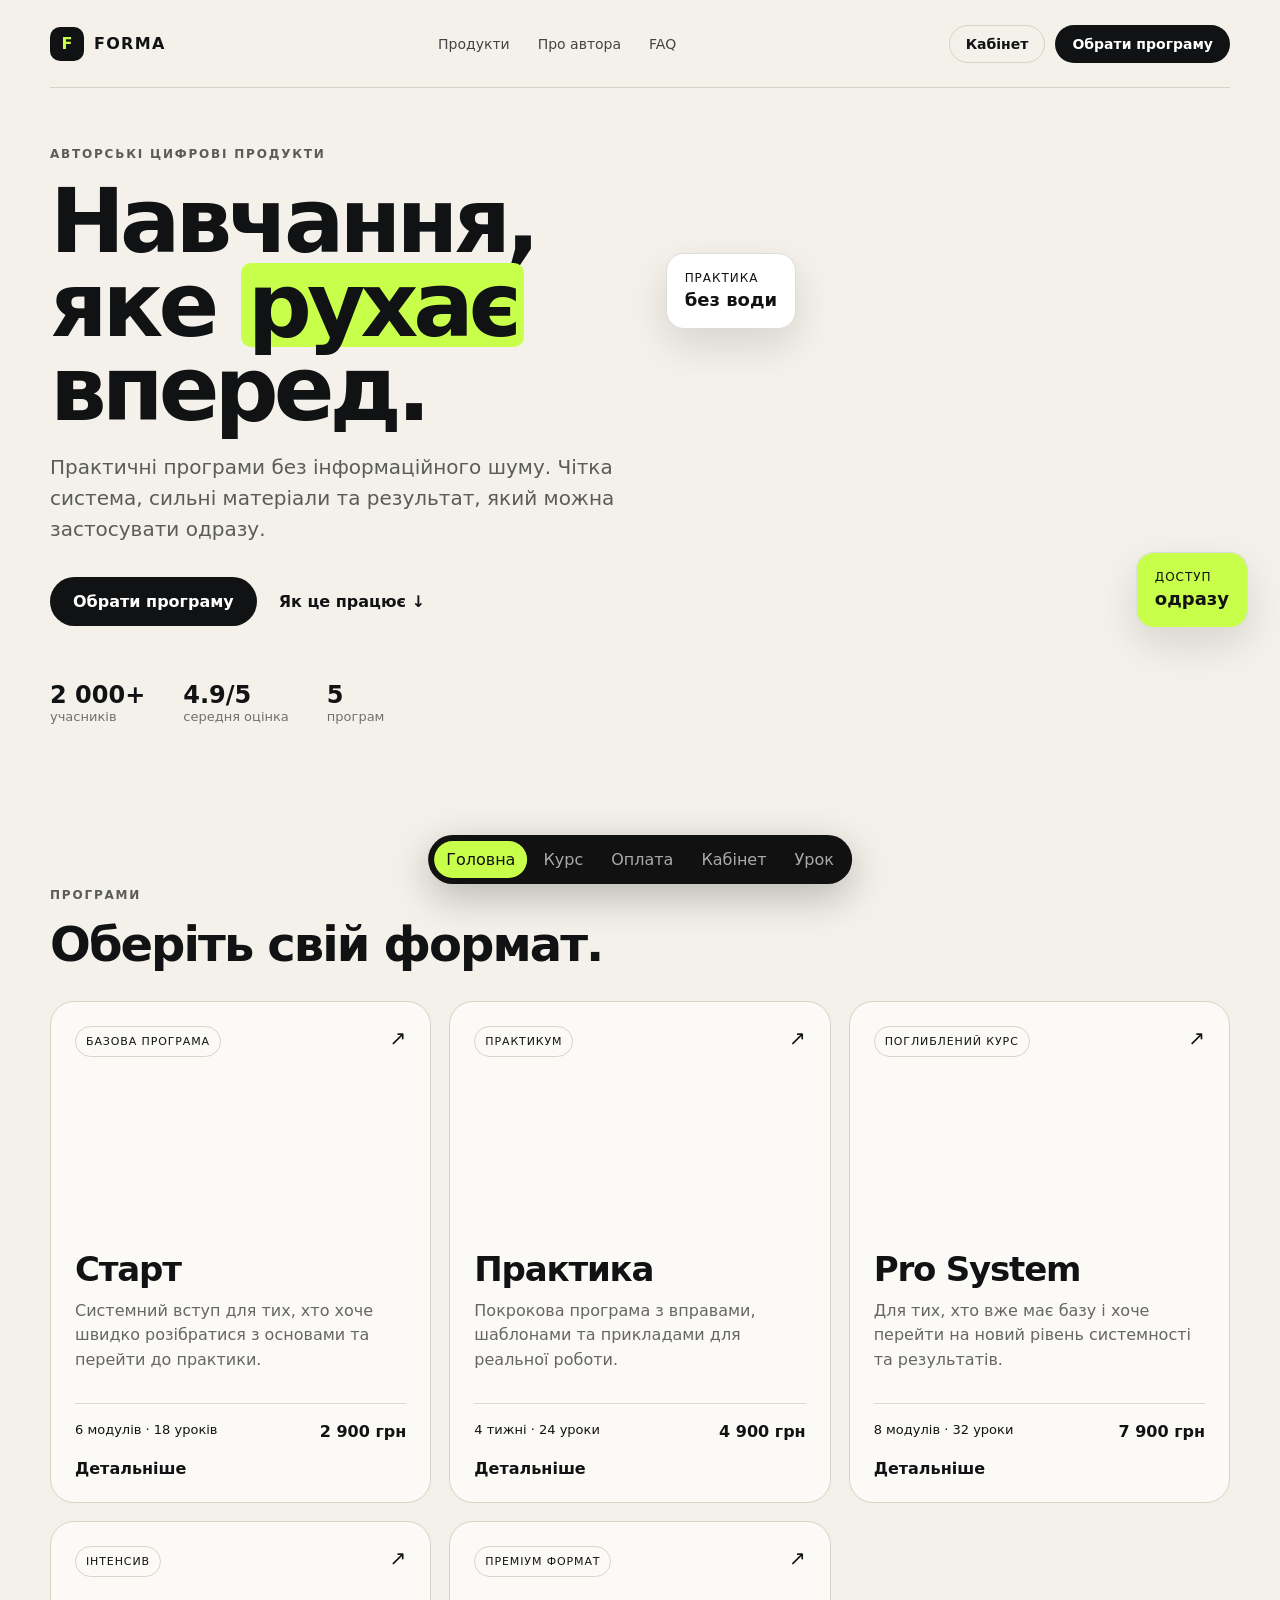
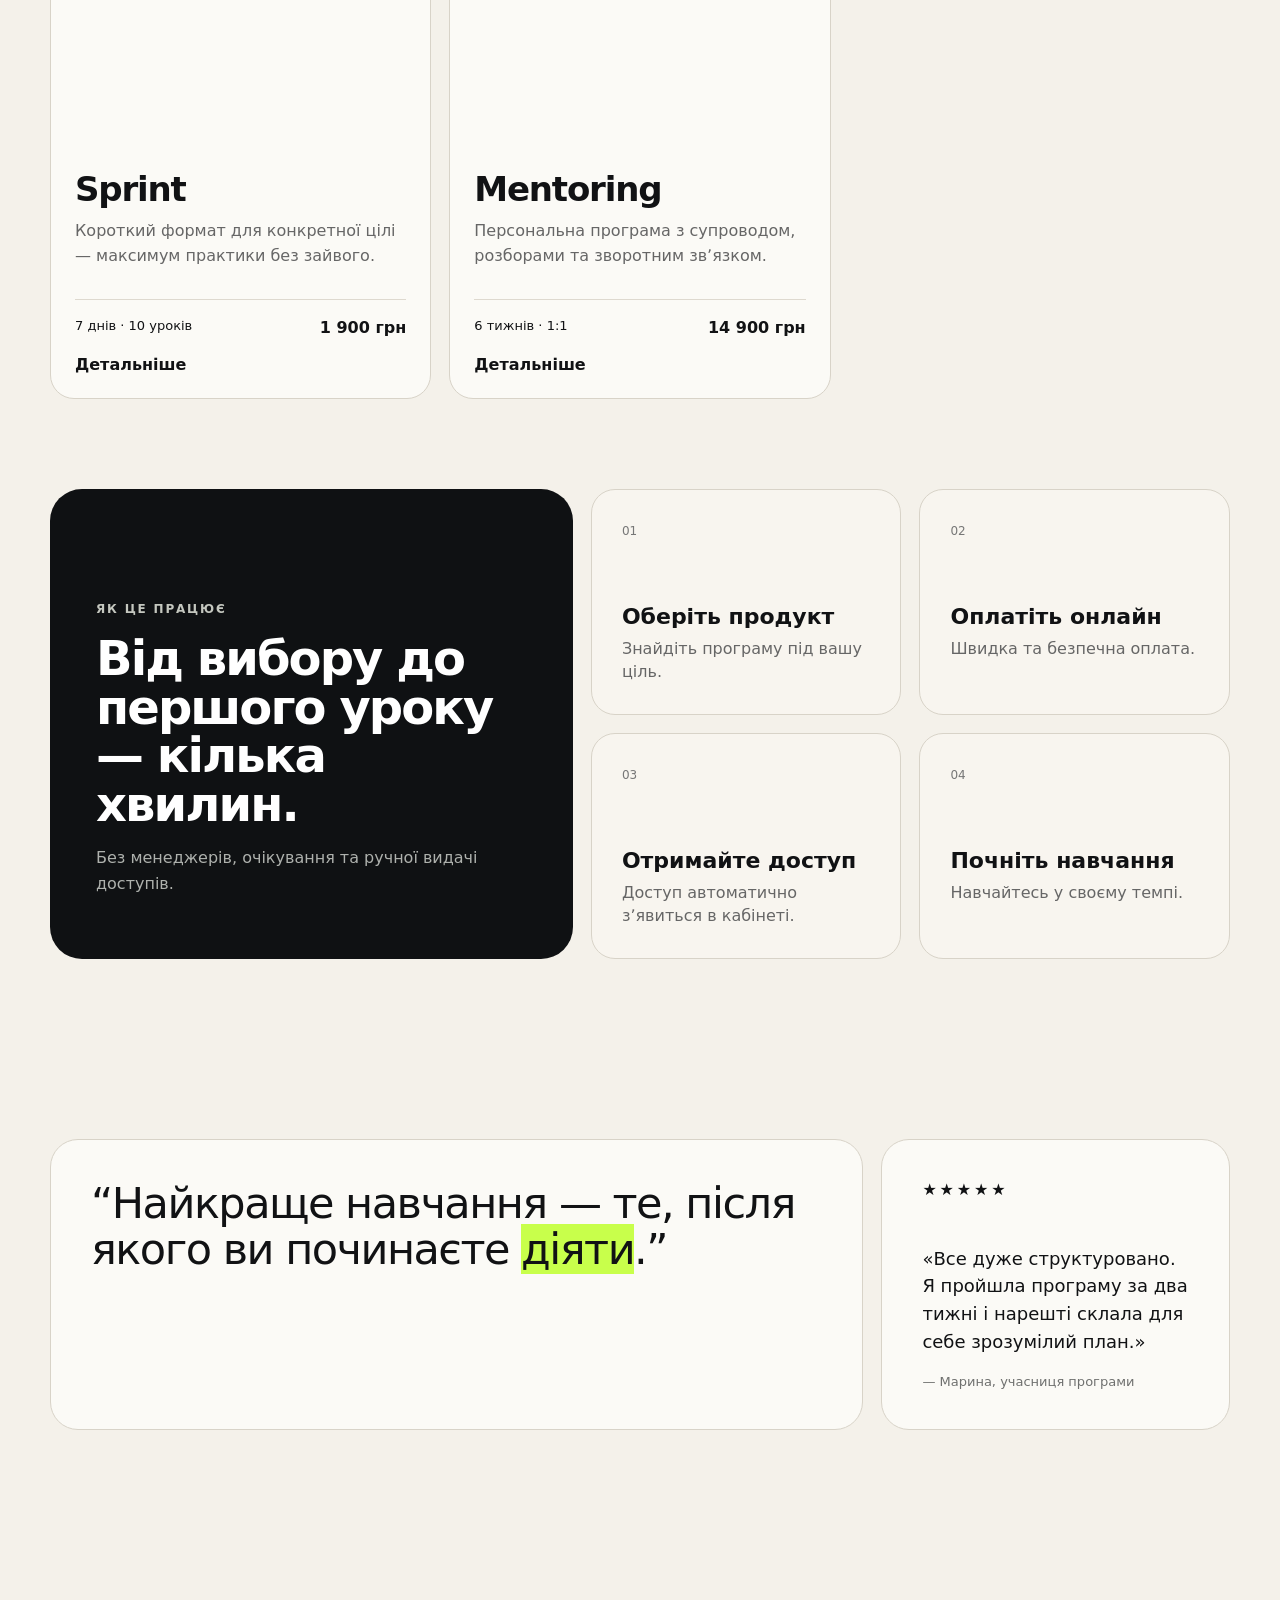
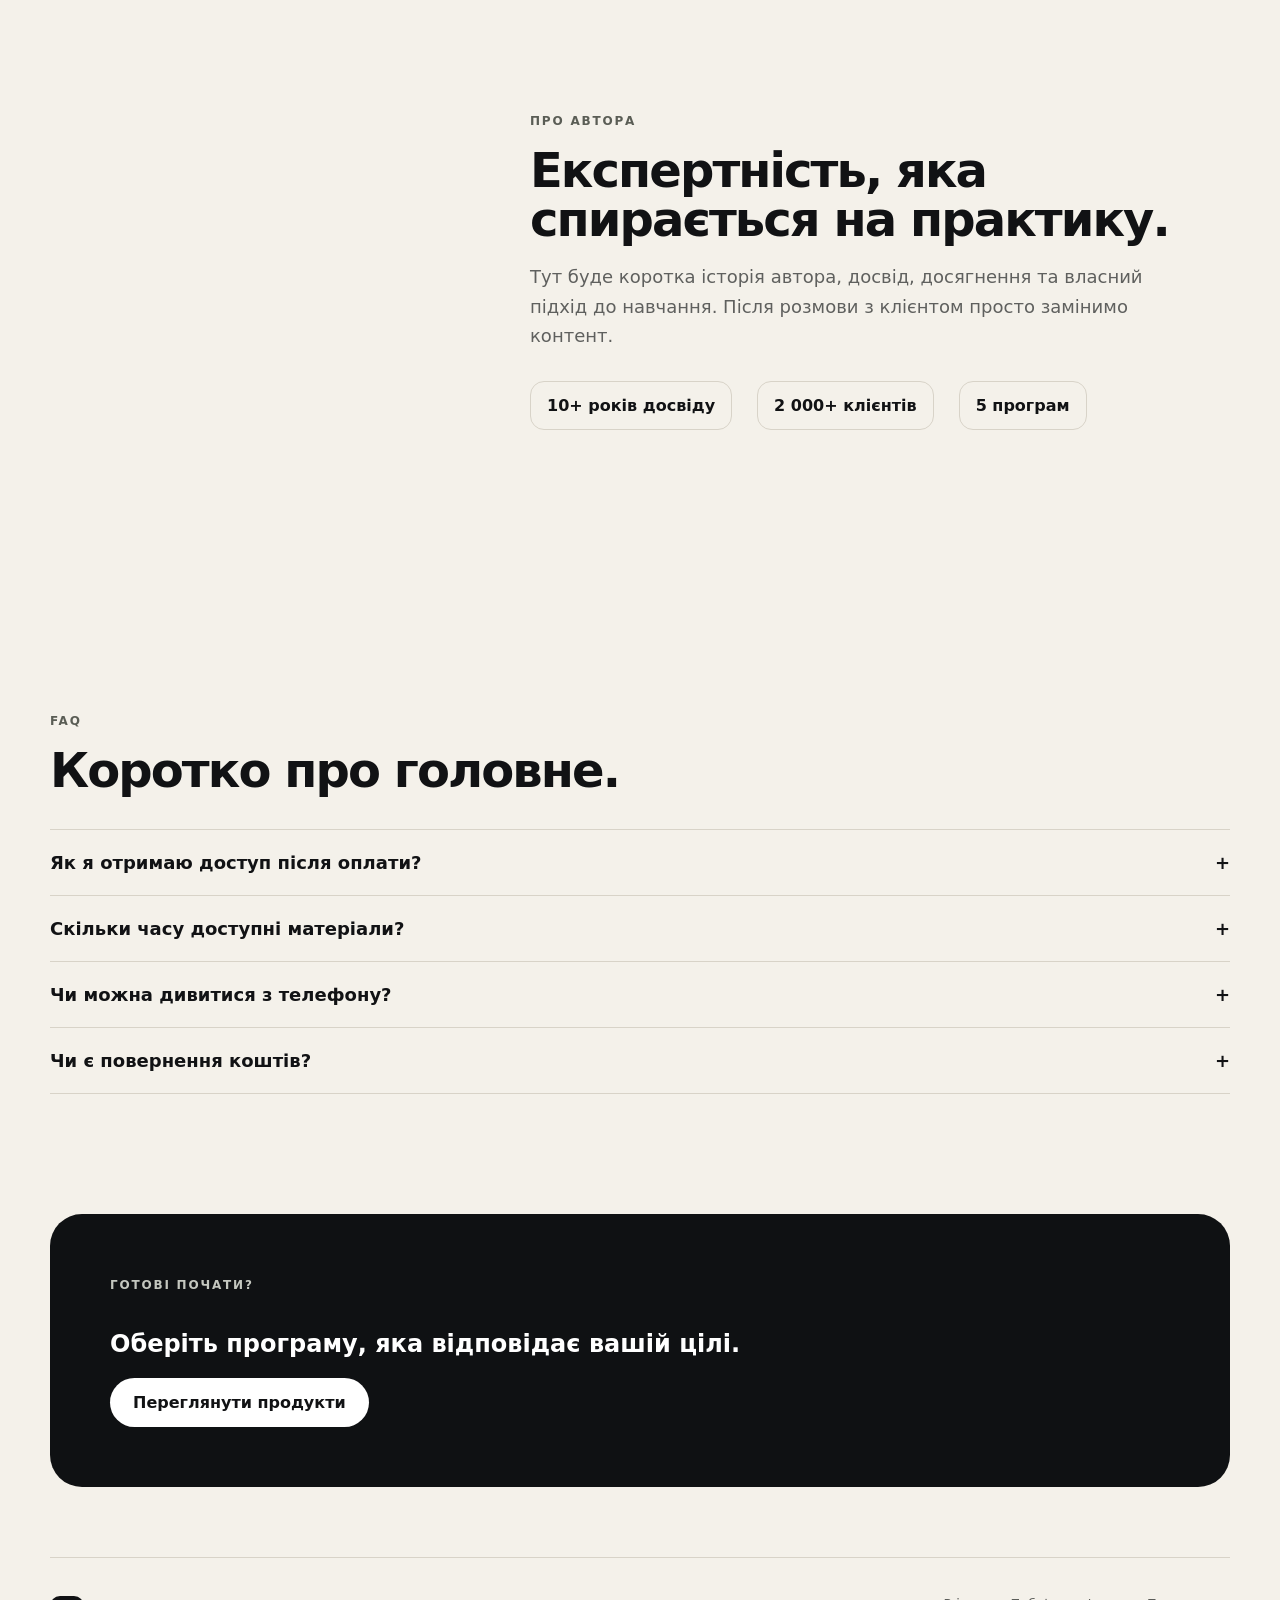
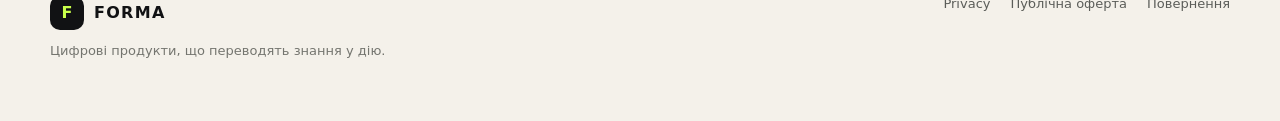
<file: forma-prototype/index.html>
<!doctype html><html lang="uk"><head><meta charset="UTF-8"><meta name="viewport" content="width=device-width,initial-scale=1.0"><title>FORMA — інтерактивний прототип</title><meta name="description" content="Інтерактивний прототип платформи цифрових освітніх продуктів"><style>:root{--bg:#f4f1ea;--ink:#111214;--muted:#6f706f;--line:#d8d3c8;--acid:#c8ff4b;--dark:#0f1113;--card:#fbfaf6;--radius:28px}*{box-sizing:border-box}html{scroll-behavior:smooth}body{margin:0;background:var(--bg);color:var(--ink);font-family:Inter,ui-sans-serif,system-ui,-apple-system,BlinkMacSystemFont,"Segoe UI",sans-serif}a{color:inherit;text-decoration:none}button,input{font:inherit}.shell{width:min(1180px,calc(100% - 40px));margin:auto}.header{height:88px;display:flex;align-items:center;justify-content:space-between;border-bottom:1px solid var(--line);position:relative;z-index:10}.brand{display:flex;gap:10px;align-items:center;font-weight:850;letter-spacing:.08em}.brandMark{width:34px;height:34px;border-radius:10px;background:var(--ink);color:var(--acid);display:grid;place-items:center;letter-spacing:0}.nav{display:flex;gap:28px;font-size:14px;color:#444}.nav a:hover{color:#000}.headActions{display:flex;gap:10px;align-items:center}.solidBtn,.lightBtn,.ghostBtn,.textBtn{display:inline-flex;align-items:center;justify-content:center;border-radius:999px;font-weight:700;transition:.2s;border:0;cursor:pointer}.solidBtn{background:var(--ink);color:white;padding:15px 23px}.solidBtn:hover{transform:translateY(-2px);background:#25282c}.solidBtn.small{padding:11px 17px;font-size:14px}.ghostBtn{border:1px solid var(--line);padding:10px 16px;font-size:14px}.textBtn{padding:12px 2px}.lightBtn{background:white;color:var(--ink);padding:15px 23px}.hero{min-height:670px;display:grid;grid-template-columns:1.05fr .95fr;align-items:center;gap:55px;padding-top:55px;padding-bottom:70px}.kicker{display:inline-block;font-size:12px;text-transform:uppercase;letter-spacing:.15em;font-weight:800;color:#5a5d55;margin-bottom:18px}.kicker.light{color:#c4c7bf}.hero h1,.pageHero h1,.productHero h1,.checkout h1,.success h1,.account h1,.legal h1{font-size:clamp(54px,7vw,94px);line-height:.94;letter-spacing:-.055em;margin:0}.hero h1 span{display:inline-block;background:var(--acid);padding:0 .08em;border-radius:10px}.heroCopy>p,.pageHero p,.productHero>div>p,.checkoutIntro>p,.success>p{font-size:20px;line-height:1.55;color:#5a5c58;max-width:680px}.heroActions{display:flex;gap:20px;align-items:center;margin-top:32px}.heroStats{display:flex;gap:38px;margin-top:55px}.heroStats div{display:flex;flex-direction:column}.heroStats b{font-size:24px}.heroStats span{font-size:13px;color:var(--muted)}.heroVisual{position:relative;min-height:560px}.portraitPlaceholder{height:560px;border-radius:38px;overflow:hidden}.portraitPlaceholder img,.authorPhoto img{width:100%;height:100%;object-fit:cover;display:block}.floatingNote{position:absolute;background:white;border:1px solid #ddd;border-radius:18px;padding:16px 18px;box-shadow:0 16px 40px rgba(0,0,0,.12);font-size:12px;text-transform:uppercase;letter-spacing:.08em;line-height:1.4}.floatingNote b{font-size:18px;text-transform:none;letter-spacing:0}.noteOne{left:-30px;top:100px}.noteTwo{right:-18px;bottom:85px;background:var(--acid)}.section{padding:90px 0}.sectionHead{display:flex;align-items:end;justify-content:space-between;margin-bottom:32px}.section h2,.splitSection h2,.author h2,.benefitPanel h2,.priceSection h2{font-size:48px;line-height:1.02;letter-spacing:-.04em;margin:0}.productGrid{display:grid;grid-template-columns:repeat(3,1fr);gap:18px}.productCard{background:var(--card);border:1px solid var(--line);border-radius:24px;padding:24px;min-height:320px;display:flex;flex-direction:column;overflow:hidden;position:relative}.cardTop{display:flex;justify-content:space-between;position:relative}.pill{font-size:11px;padding:8px 10px;border:1px solid #d9d4ca;border-radius:999px;text-transform:uppercase;letter-spacing:.08em}.arrow{font-size:20px}.cardImage{height:150px;border-radius:18px;overflow:hidden;margin:18px 0 2px}.cardImage img{width:100%;height:100%;object-fit:cover;display:block}.productCard h3{font-size:34px;margin:22px 0 10px;letter-spacing:-.035em}.productCard p{color:#666;line-height:1.55;margin:0 0 30px}.cardMeta{margin-top:auto;padding-top:18px;border-top:1px solid #ded9cf;display:flex;justify-content:space-between;font-size:13px}.cardMeta strong{font-size:16px}.cardLink{margin-top:18px;font-weight:800}.splitSection{display:grid;grid-template-columns:.9fr 1.1fr;gap:18px;padding-bottom:90px}.darkPanel,.benefitPanel,.cta{background:var(--dark);color:white;border-radius:32px}.darkPanel{padding:46px;min-height:470px;display:flex;flex-direction:column;justify-content:flex-end}.darkPanel p{color:#aeb1ad;max-width:420px;line-height:1.6}.steps{display:grid;grid-template-columns:1fr 1fr;gap:18px}.step{padding:30px;border:1px solid var(--line);border-radius:24px;background:#f8f5ef;min-height:225px}.step span,.num{font-size:12px;color:#777}.step b{display:block;font-size:22px;margin:65px 0 8px}.step p{color:#666;line-height:1.45;margin:0}.quoteGrid{display:grid;grid-template-columns:1.4fr .6fr;gap:18px}.quoteBig,.review{border-radius:28px;padding:40px;border:1px solid var(--line);background:#fbfaf6}.quoteBig{font-size:43px;line-height:1.08;letter-spacing:-.035em}.quoteBig em{font-style:normal;background:var(--acid)}.review{display:flex;flex-direction:column;justify-content:flex-end}.stars{letter-spacing:.18em;margin-bottom:28px}.review p{font-size:18px;line-height:1.55}.review span{color:var(--muted);font-size:13px}.author{padding:90px 0;display:grid;grid-template-columns:.75fr 1.25fr;gap:60px;align-items:center}.authorPhoto{height:520px;border-radius:32px;overflow:hidden}.authorText p{max-width:650px;color:#5f605e;font-size:18px;line-height:1.65}.miniStats{display:flex;gap:25px;flex-wrap:wrap;margin-top:30px}.miniStats b{padding:14px 16px;border:1px solid var(--line);border-radius:14px}.faqList{margin-top:34px;border-top:1px solid var(--line)}details{border-bottom:1px solid var(--line);padding:22px 0}summary{cursor:pointer;list-style:none;font-weight:750;font-size:18px;display:flex;justify-content:space-between}details p{color:#666;max-width:760px;line-height:1.6}.cta{padding:60px;margin-top:30px;margin-bottom:70px}.footer{padding:38px 0 50px;border-top:1px solid var(--line);display:flex;justify-content:space-between}.footer p{color:#74756f;font-size:13px}.footerLinks{display:flex;gap:20px;font-size:13px;color:#5b5d59}.productHero{display:grid;grid-template-columns:1.05fr .95fr;gap:70px;align-items:center;padding:85px 0}.productHero h1{font-size:82px}.safeNote{font-size:12px;color:#73746f}.courseCover{height:500px;border-radius:34px;background-size:cover;background-position:center;padding:30px;color:white;display:flex;flex-direction:column;justify-content:space-between;position:relative;overflow:hidden}.courseCover:before{content:"";position:absolute;inset:0;background:linear-gradient(180deg,rgba(0,0,0,.1),rgba(0,0,0,.72))}.courseCover>*{position:relative;z-index:1}.courseCover b{font-size:54px}.threeCols{display:grid;grid-template-columns:repeat(3,1fr);gap:18px}.threeCols>div{padding:28px;border:1px solid var(--line);border-radius:22px;background:#faf8f3}.lessonOutline{display:grid;grid-template-columns:.8fr 1.2fr;gap:70px}.module{display:grid;grid-template-columns:60px 1fr auto 30px;gap:12px;align-items:center;border-bottom:1px solid var(--line);padding:24px 0}.benefitPanel{padding:45px;display:grid;grid-template-columns:.8fr 1.2fr;gap:40px}.benefitGrid{display:grid;grid-template-columns:1fr 1fr;gap:12px}.benefitGrid span{padding:18px;border:1px solid #2e3235;border-radius:16px;color:#e5e8e4}.priceSection{display:grid;grid-template-columns:1.2fr .8fr;gap:60px;align-items:center;padding:60px 0 110px}.priceCard{background:white;border:1px solid var(--line);border-radius:26px;padding:30px;display:flex;flex-direction:column;gap:18px}.checkout{display:grid;grid-template-columns:1fr 1fr;gap:80px;padding:90px 0 110px}.checkoutForm{background:#fbfaf6;border:1px solid var(--line);border-radius:28px;padding:30px;display:flex;flex-direction:column;gap:18px}.checkoutForm input{width:100%;margin-top:8px;padding:15px 16px;border:1px solid #d6d1c8;border-radius:13px}.promo{display:flex;gap:8px}.total{display:flex;justify-content:space-between;align-items:center;border-top:1px solid var(--line);padding-top:22px}.full{width:100%}.account{display:grid;grid-template-columns:240px 1fr;gap:50px;padding:70px 0 100px}.accountSide{display:flex;flex-direction:column;gap:12px}.accountSide nav{display:flex;flex-direction:column;gap:8px;margin:25px 0}.accountSide nav a{padding:11px 12px;border-radius:10px}.accountSide nav a.active{background:#111;color:white}.avatar{width:56px;height:56px;border-radius:50%;background:#111;color:#c8ff4b;display:grid;place-items:center}.learningGrid{display:grid;grid-template-columns:1fr 1fr;gap:18px}.learningCard{background:#fbfaf6;border:1px solid var(--line);border-radius:24px;overflow:hidden}.learningCover{height:230px;background-size:cover;background-position:center;display:flex;align-items:flex-end;padding:22px;font-size:32px;font-weight:800;color:#fff;position:relative}.learningCover:after{content:"";position:absolute;inset:0;background:linear-gradient(180deg,transparent,rgba(0,0,0,.65))}.learningCover span{position:relative;z-index:1}.learningBody{padding:22px}.progressBar{height:8px;border-radius:10px;background:#dfddd6;overflow:hidden}.progressBar i{display:block;height:100%;background:#111}.learnPage{display:grid;grid-template-columns:300px 1fr;min-height:100vh}.lessonSide{background:#101214;color:white;padding:26px;display:flex;flex-direction:column;gap:12px}.lessonContent{padding:50px 70px}.videoMock{height:500px;background:#16181b;border-radius:28px;margin:35px 0;display:grid;place-items:center;color:white}.videoMock button{width:72px;height:72px;border-radius:50%;border:0;background:var(--acid);font-size:24px}.previewNav{position:fixed;left:50%;bottom:16px;transform:translateX(-50%);z-index:999;background:#111;color:white;border-radius:999px;padding:6px;display:flex;gap:4px;box-shadow:0 12px 40px rgba(0,0,0,.25)}.previewNav button{border:0;background:transparent;color:#aaa;padding:9px 12px;border-radius:999px;cursor:pointer}.previewNav button.active{background:#c8ff4b;color:#111}.imgHero,.imgStart,.imgPractice,.imgPro,.imgIntensive,.imgMentoring{background-size:cover;background-position:center}.imgHero{background-image:url('[data-uri][...snip...]');}.imgStart{background-image:none}.imgPractice{background-image:none}.imgPro{background-image:none}.imgIntensive{background-image:none}.imgMentoring{background-image:none}@media(max-width:900px){.nav{display:none}.hero,.productHero,.checkout,.author,.lessonOutline,.priceSection,.benefitPanel,.splitSection{grid-template-columns:1fr}.productGrid,.threeCols{grid-template-columns:1fr 1fr}.learningGrid{grid-template-columns:1fr}.learnPage{grid-template-columns:1fr}.lessonSide{display:none}}@media(max-width:620px){.shell{width:min(100% - 24px,1180px)}.hero h1,.productHero h1,.checkout h1{font-size:52px}.productGrid,.threeCols{grid-template-columns:1fr}.steps{grid-template-columns:1fr}.footer{flex-direction:column;gap:25px}.previewNav{max-width:calc(100% - 20px);overflow:auto}.previewNav button{white-space:nowrap}}</style></head><body><div id="app"></div><div class="previewNav"><button data-route="home">Головна</button><button data-route="product">Курс</button><button data-route="checkout">Оплата</button><button data-route="account">Кабінет</button><button data-route="learn">Урок</button></div><script>const products=[{eyebrow:'Базова програма',title:'Старт',desc:'Системний вступ для тих, хто хоче швидко розібратися з основами та перейти до практики.',format:'6 модулів · 18 уроків',price:2900,img:'imgStart'},{eyebrow:'Практикум',title:'Практика',desc:'Покрокова програма з вправами, шаблонами та прикладами для реальної роботи.',format:'4 тижні · 24 уроки',price:4900,img:'imgPractice'},{eyebrow:'Поглиблений курс',title:'Pro System',desc:'Для тих, хто вже має базу і хоче перейти на новий рівень системності та результатів.',format:'8 модулів · 32 уроки',price:7900,img:'imgPro'},{eyebrow:'Інтенсив',title:'Sprint',desc:'Короткий формат для конкретної цілі — максимум практики без зайвого.',format:'7 днів · 10 уроків',price:1900,img:'imgIntensive'},{eyebrow:'Преміум формат',title:'Mentoring',desc:'Персональна програма з супроводом, розборами та зворотним звʼязком.',format:'6 тижнів · 1:1',price:14900,img:'imgMentoring'}];const money=n=>new Intl.NumberFormat('uk-UA').format(n)+' грн';const header=()=>`<header class="header shell"><a class="brand" href="#home"><span class="brandMark">F</span><span>FORMA</span></a><nav class="nav"><a href="#home">Продукти</a><a href="#home">Про автора</a><a href="#home">FAQ</a></nav><div class="headActions"><a class="ghostBtn" href="#account">Кабінет</a><a class="solidBtn small" href="#home">Обрати програму</a></div></header>`;const footer=()=>`<footer class="footer shell"><div><div class="brand"><span class="brandMark">F</span><span>FORMA</span></div><p>Цифрові продукти, що переводять знання у дію.</p></div><div class="footerLinks"><a>Privacy</a><a>Публічна оферта</a><a>Повернення</a></div></footer>`;const card=p=>`<article class="productCard"><div class="cardTop"><span class="pill">${p.eyebrow}</span><span class="arrow">↗</span></div><div class="cardImage ${p.img}"></div><h3>${p.title}</h3><p>${p.desc}</p><div class="cardMeta"><span>${p.format}</span><strong>${money(p.price)}</strong></div><a class="cardLink" href="#product">Детальніше</a></article>`;function home(){return `${header()}<main><section class="hero shell"><div class="heroCopy"><span class="kicker">Авторські цифрові продукти</span><h1>Навчання, яке <span>рухає</span> вперед.</h1><p>Практичні програми без інформаційного шуму. Чітка система, сильні матеріали та результат, який можна застосувати одразу.</p><div class="heroActions"><a class="solidBtn" href="#product">Обрати програму</a><a class="textBtn" href="#how">Як це працює ↓</a></div><div class="heroStats"><div><b>2 000+</b><span>учасників</span></div><div><b>4.9/5</b><span>середня оцінка</span></div><div><b>5</b><span>програм</span></div></div></div><div class="heroVisual"><div class="portraitPlaceholder imgHero"></div><div class="floatingNote noteOne">Практика<br><b>без води</b></div><div class="floatingNote noteTwo">Доступ<br><b>одразу</b></div></div></section><section class="section shell"><div class="sectionHead"><div><span class="kicker">Програми</span><h2>Оберіть свій формат.</h2></div></div><div class="productGrid">${products.map(card).join('')}</div></section><section class="splitSection shell" id="how"><div class="darkPanel"><span class="kicker light">Як це працює</span><h2>Від вибору до першого уроку — кілька хвилин.</h2><p>Без менеджерів, очікування та ручної видачі доступів.</p></div><div class="steps">${['Оберіть продукт','Оплатіть онлайн','Отримайте доступ','Почніть навчання'].map((t,i)=>`<div class="step"><span>0${i+1}</span><b>${t}</b><p>${['Знайдіть програму під вашу ціль.','Швидка та безпечна оплата.','Доступ автоматично зʼявиться в кабінеті.','Навчайтесь у своєму темпі.'][i]}</p></div>`).join('')}</div></section><section class="section shell"><div class="quoteGrid"><div class="quoteBig">“Найкраще навчання — те, після якого ви починаєте <em>діяти</em>.”</div><div class="review"><div class="stars">★★★★★</div><p>«Все дуже структуровано. Я пройшла програму за два тижні і нарешті склала для себе зрозумілий план.»</p><span>— Марина, учасниця програми</span></div></div></section><section class="author shell"><div class="authorPhoto imgHero"></div><div class="authorText"><span class="kicker">Про автора</span><h2>Експертність, яка спирається на практику.</h2><p>Тут буде коротка історія автора, досвід, досягнення та власний підхід до навчання. Після розмови з клієнтом просто замінимо контент.</p><div class="miniStats"><b>10+ років досвіду</b><b>2 000+ клієнтів</b><b>5 програм</b></div></div></section><section class="section shell"><span class="kicker">FAQ</span><h2>Коротко про головне.</h2><div class="faqList">${['Як я отримаю доступ після оплати?','Скільки часу доступні матеріали?','Чи можна дивитися з телефону?','Чи є повернення коштів?'].map(q=>`<details><summary>${q}<span>+</span></summary><p>Демонстраційна відповідь. Після узгодження замінимо на реальні умови.</p></details>`).join('')}</div></section><section class="cta shell"><span class="kicker light">Готові почати?</span><h2>Оберіть програму, яка відповідає вашій цілі.</h2><a class="lightBtn" href="#product">Переглянути продукти</a></section></main>${footer()}`};function product(){const p=products[1];return `${header()}<main><section class="productHero shell"><div><span class="kicker">${p.eyebrow}</span><h1>${p.title}</h1><p>${p.desc}</p><div class="heroActions"><a class="solidBtn" href="#checkout">Придбати — ${money(p.price)}</a><span class="safeNote">Доступ одразу після оплати</span></div></div><div class="courseCover ${p.img}"><span>FORMA / 02</span><b>${p.title}</b><em>${p.format}</em></div></section><section class="section shell"><div class="threeCols"><div><h3>Для кого</h3><p>Для тих, хто хоче системно розібратися в темі.</p></div><div><h3>Що зміниться</h3><p>Зʼявиться чітка система дій.</p></div><div><h3>Формат</h3><p>${p.format}. Відео, матеріали та чеклісти.</p></div></div></section><section class="priceSection shell"><div><span class="kicker">Повний доступ</span><h2>${p.title}</h2><p>Одноразова оплата. Матеріали відкриваються автоматично.</p></div><div class="priceCard"><span>Вартість</span><strong>${money(p.price)}</strong><a class="solidBtn" href="#checkout">Придбати</a></div></section></main>${footer()}`};function checkout(){const p=products[1];return `${header()}<main><section class="checkout shell"><div><span class="kicker">Оформлення</span><h1>Ще один крок.</h1><p>Заповніть контакти — після оплати доступ буде створений автоматично.</p></div><form class="checkoutForm" onsubmit="event.preventDefault();location.hash='account'"><label>Імʼя<input required placeholder="Ваше імʼя"></label><label>Email<input required type="email" placeholder="you@email.com"></label><label>Телефон<input placeholder="+380"></label><div class="total"><span>До сплати</span><strong>${money(p.price)}</strong></div><button class="solidBtn full">Перейти до оплати</button></form></section></main>${footer()}`};function account(){return `${header()}<main><section class="account shell"><aside class="accountSide"><div class="avatar">OL</div><b>Олександр</b><small>student@example.com</small><nav><a class="active">Мої продукти</a><a>Профіль</a><a>Налаштування</a></nav><a href="#home">Вийти</a></aside><div><span class="kicker">Особистий кабінет</span><h1>Добрий вечір, Олександре 👋</h1><div class="learningGrid">${products.slice(0,2).map((p,i)=>`<div class="learningCard"><div class="learningCover ${p.img}"><span>${p.title}</span></div><div class="learningBody"><h3>${p.title}</h3><div class="progressBar"><i style="width:${i?29:68}%"></i></div><small>${i?'29%':'68%'}</small><br><a class="solidBtn small" href="#learn">Продовжити</a></div></div>`).join('')}</div></div></section></main>${footer()}`};function learn(){return `<div class="learnPage"><aside class="lessonSide"><a class="brand" href="#home"><span class="brandMark">F</span><span>FORMA</span></a><a href="#account">← До кабінету</a><h3>Практика</h3><p>01 · Фундамент</p><p>02 · Система</p><p>03 · Практика</p></aside><main class="lessonContent"><span class="kicker">Модуль 01 · Урок 03</span><h1>Як побудувати робочу систему</h1><p>У цьому уроці розбираємо базовий фреймворк і збираємо його під вашу ситуацію.</p><div class="videoMock"><button>▶</button></div><h2>Про урок</h2><p>Тут може бути текст уроку, матеріали, файли, завдання та посилання.</p></main></div>`}function render(){const r=(location.hash||'#home').slice(1);document.getElementById('app').innerHTML=({home,product,checkout,account,learn}[r]||home)();document.querySelectorAll('.previewNav button').forEach(b=>b.classList.toggle('active',b.dataset.route===r));window.scrollTo(0,0)}document.querySelectorAll('.previewNav button').forEach(b=>b.onclick=()=>location.hash=b.dataset.route);window.onhashchange=render;render();</script></body></html>
</file>
